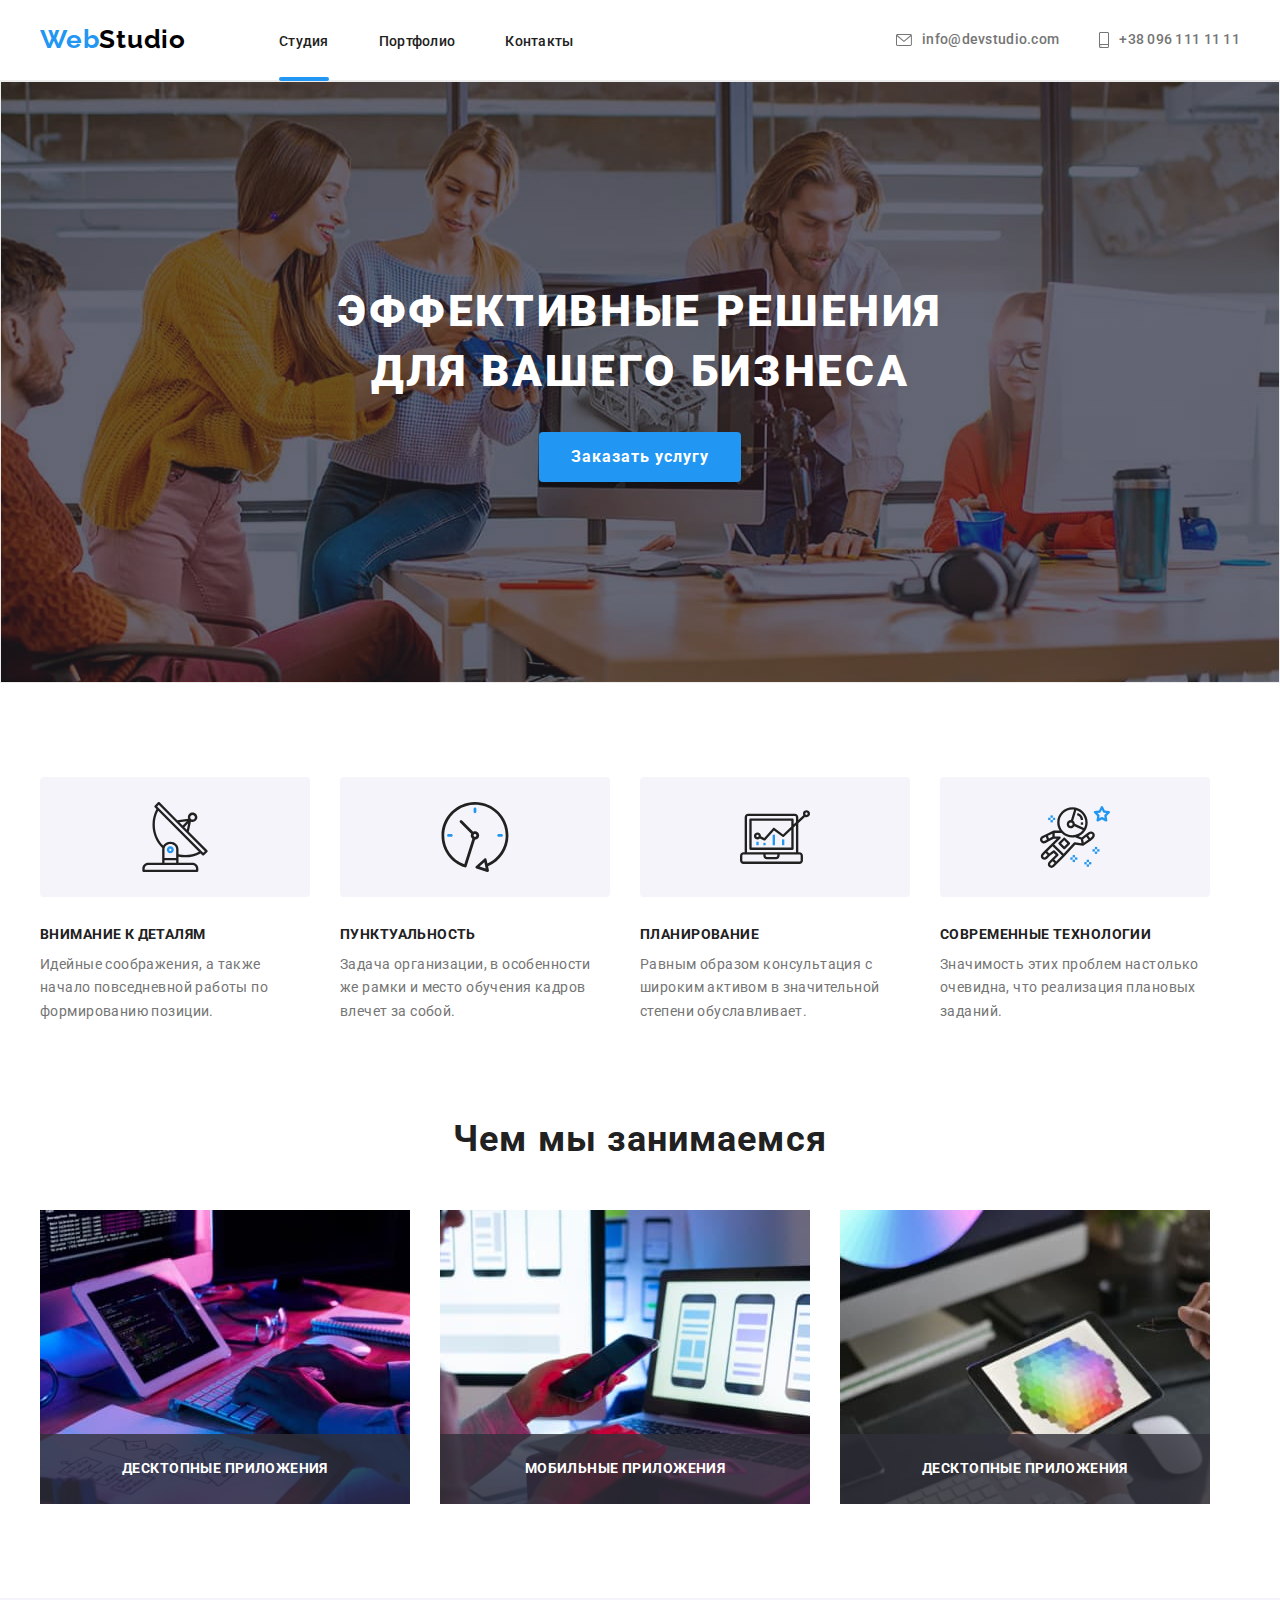
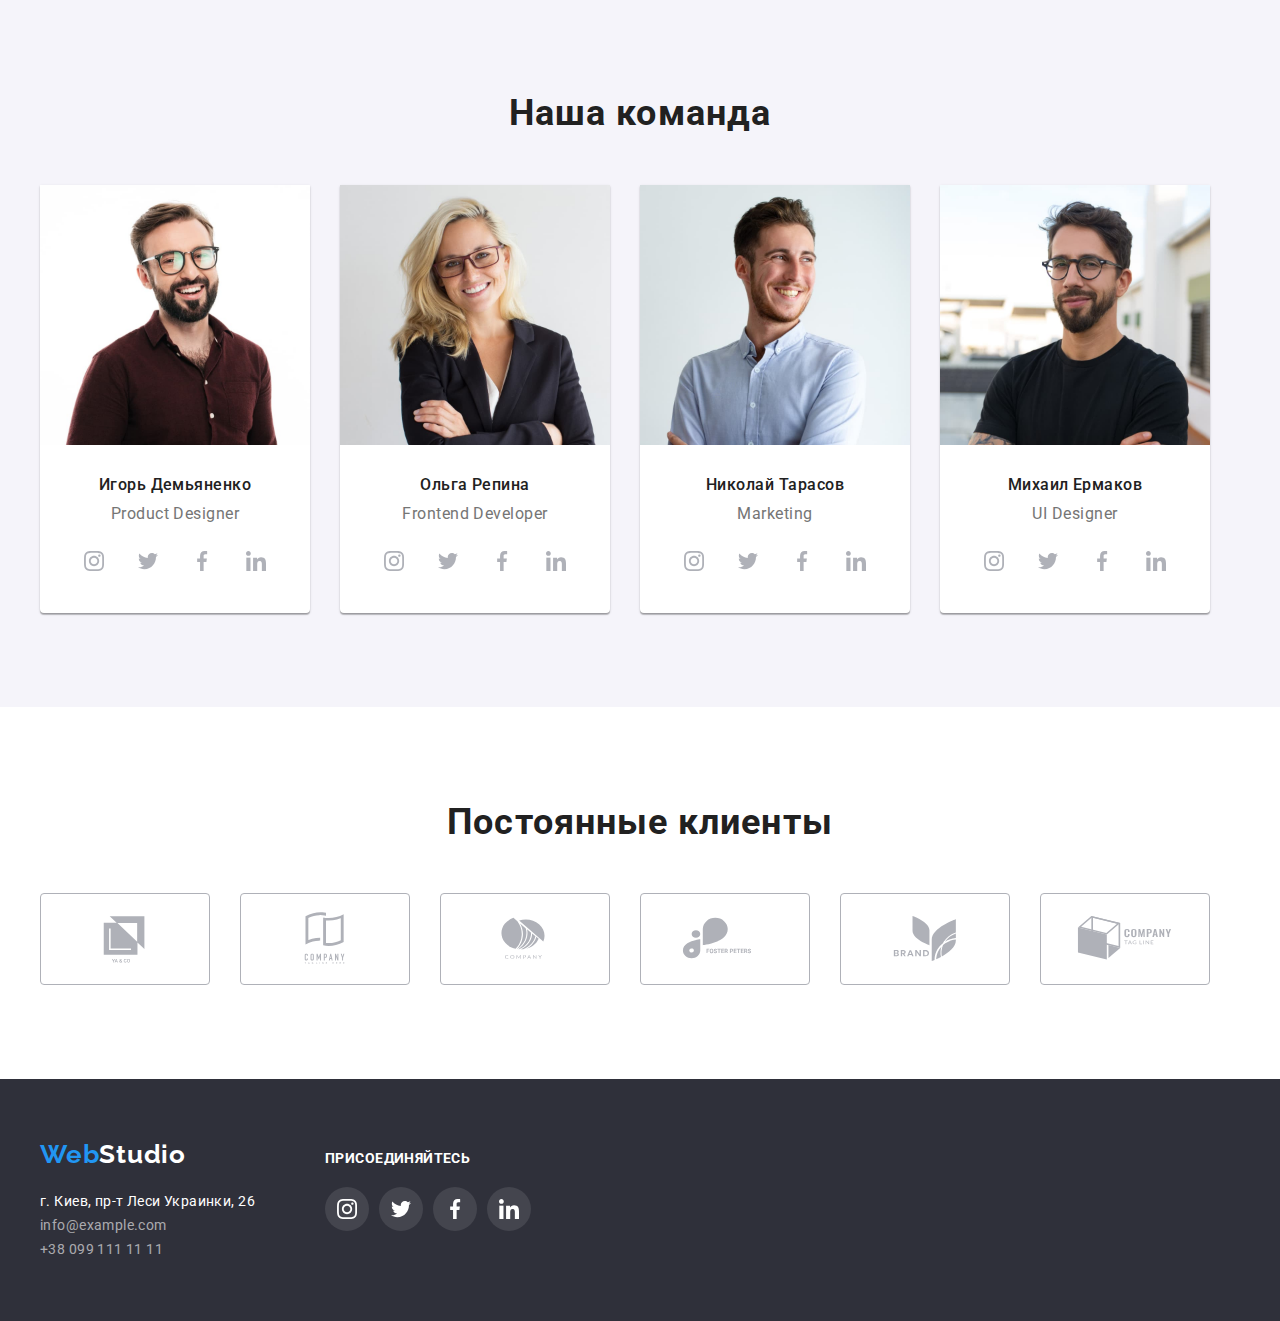
<file: index.html>
<!DOCTYPE html>
<html lang="en">
<head>
    <meta charset="UTF-8">
    <meta http-equiv="X-UA-Compatible" content="IE=edge">
    <meta name="viewport" content="width=device-width, initial-scale=1.0">
    <link rel="stylesheet" href="https://github.com/sindresorhus/modern-normalize/blob/main/modern-normalize.css">
    <link rel="stylesheet" href="./css/styles.css">
    <link rel="preconnect" href="https://fonts.googleapis.com">
    <link rel="preconnect" href="https://fonts.gstatic.com" crossorigin>
    <link href="https://fonts.googleapis.com/css2?family=Roboto:wght@400;500;900&display=swap" rel="stylesheet">
    <link rel="preconnect" href="https://fonts.googleapis.com">
    <link rel="preconnect" href="https://fonts.gstatic.com" crossorigin>
    <link href="https://fonts.googleapis.com/css2?family=Raleway:ital@1&display=swap" rel="stylesheet">
    <title>Document</title>

</head>
<body>
    <header class="header">
        <div class="container header-container">
            <nav class="header-nav">
                    <a class="header-logo-web link" href="./">Web<span class="header-logo-studio">Studio</span> </a>
                    <ul class="header-nav-list list">
                        <li class="header-nav-item"><a href="./index.html" class="header-nav-link link active">Студия</a></li>
                        <li class="header-nav-item"><a href="./portfolio.html" class="header-nav-link link">Портфолио</a></li>
                        <li class="header-nav-item"><a href="" class="header-nav-link link">Контакты</a></li>
                    </ul>
            </nav>
                    <ul class="header-list-contacts list">
                        <li class="heder-item">
                            <a href="info@devstudio.com" class="header-mail link" >
                                <svg class="heder-icon" width="16" height="12">
                                    <use href="./images/icons.svg#icon-envelope">
                                    </use>
                                </svg>
                                info@devstudio.com</a>
                        </li>
                        <li class="heder-item">
                            <a href="tel:+380961111111" class="header-tel link">
                                <svg class="heder-icon" width="10" height="16">
                                    <use href="./images/icons.svg#icon-smartphone">
                                    </use>
                                </svg>
                                +38 096 111 11 11</a>
                        </li>
                    </ul> 
        </div>
    </header>
    <main>
        <section class="hero">
            <div class="container">
                <h1 class="hero-title">Эффективные решения<br> для вашего бизнеса</h1>
                <button type="button" class="hero-btn" data-modal-open>Заказать услугу</button>
            </div>
        </section>
        <section class="strengths">
            <div class="container">
                <h2 class="visually-hidden">Особенности</h2>
                <ul class="strengths-list list">
                    <li class="strengths-item">
                        <div class="strengths-bg">
                            <svg class="strengths-icon" width="70" height="70">
                                <use href="./images/icons.svg#icon-antenna">
                                </use>
                            </svg>
                        </div>
                        <h3 class="strengths-subtitle">Внимание к деталям</h3>
                        <p class="strengths-text">Идейные соображения, а также начало повседневной работы по формированию позиции.</p>
                    </li>

                    <li class="strengths-item">
                        <div class="strengths-bg">
                            <svg class="strengths-icon" width="70" height="70">
                                <use href="./images/icons.svg#icon-clock">
                                </use>
                            </svg>                        
                        </div>
                        <h3 class="strengths-subtitle">Пунктуальность</h3>
                        <p class="strengths-text">Задача организации, в особенности же рамки и место обучения кадров влечет за собой.</p>
                    </li>

                    <li class="strengths-item">
                        <div class="strengths-bg">
                            <svg class="strengths-icon" width="70" height="70">
                                <use href="./images/icons.svg#icon-diagram">
                                </use>
                            </svg>
                        
                        </div>
                        <h3 class="strengths-subtitle">Планирование</h3>
                        <p class="strengths-text">Равным образом консультация с широким активом в значительной степени обуславливает.</p>
                    </li>

                    <li class="strengths-item">
                        <div class="strengths-bg">
                            <svg class="strengths-icon" width="70" height="70">
                                <use href="./images/icons.svg#icon-astronaut">
                                </use>
                            </svg>                        
                        </div>
                        <h3 class="strengths-subtitle">Современные технологии</h3>
                        <p class="strengths-text">Значимость этих проблем настолько очевидна, что реализация плановых заданий.</p>
                    </li>
                </ul>
            </div>
        </section>
        <section class="we-doings">
            <div class="container">
            <h2 class="we-doings-title">Чем мы занимаемся</h2>
            <ul class="we-doings-list list">
                <li class="we-doings-item">
                        <img src="./images/computer.jpg" alt="компьютер" width="370" height="294">
                        <p class="we-doings-text">Десктопные приложения</p>
                </li>
                <li class="we-doings-item">
                    <img src="./images/telephone.jpg" alt="телефон" width="370" height="294">
                    <p class="we-doings-text">Мобильные приложения</p>
                </li>
                <li class="we-doings-item">
                    <img src="./images/tablet.jpg" alt="планшет" width="370" height="294">
                    <p class="we-doings-text">Десктопные приложения</p>
                </li>
            </ul>
            </div>
        </section>
        <section class="team">
            <div class="container">
            <h2 class="team-title">Наша команда</h2>
            <ul class="team-list list">
                <li class="team-item">
                    <img src="./images/man.jpg" alt="мужчина" width="270" height="260">
                    <div class="team-item-content"> 
                    <h3  class="team-name">Игорь Демьяненко</h3>
                    <p class="team-speciality" lang="en">Product Designer</p>
                    <ul class="team-social-list list">
                        <li class="team-social-item ">
                            <a href="" class="team-social-link">
                            <svg class="team-social-icon" width="20" height="20">
                                <use 
                                    href="./images/icons.svg#icon-instagram"> 
                                </use>
                            </svg>
                            </a>
                        </li>

                        <li class="team-social-item list">
                            <a href="" class="team-social-link">
                                <svg class="team-social-icon" width="20" height="20">
                                    <use href="./images/icons.svg#icon-twitter">
                                    </use>
                                </svg>
                            </a>
                        </li>

                        <li class="team-social-item list">
                            <a href="" class="team-social-link">
                                <svg class="team-social-icon" width="20" height="20">
                                    <use href="./images/icons.svg#icon-facebook">
                                    </use>
                                </svg>
                            </a>
                        </li>

                        <li class="team-social-item list">
                            <a href="" class="team-social-link">
                                <svg class="team-social-icon" width="20" height="20">
                                    <use href="./images/icons.svg#icon-linkedin">
                                    </use>
                                </svg>
                            </a>
                        </li>
                    </ul>

                    </div>
                </li>
                <li class="team-item">
                    <img src="./images/young-woman.jpg" alt="девушка" width="270" height="260">
                    <div>
                    <h3 class="team-name">Ольга Репина</h3>
                    <p class="team-speciality" lang="en">Frontend Developer</p>
                    <ul class="team-social-list list">
                        <li class="team-social-item ">
                            <a href="" class="team-social-link">
                            <svg class="team-social-icon" width="20" height="20">
                                <use 
                                    href="./images/icons.svg#icon-instagram"> 
                                </use>
                            </svg>
                            </a>
                        </li>

                        <li class="team-social-item list">
                            <a href="" class="team-social-link">
                                <svg class="team-social-icon" width="20" height="20">
                                    <use href="./images/icons.svg#icon-twitter">
                                    </use>
                                </svg>
                            </a>
                        </li>

                        <li class="team-social-item list">
                            <a href="" class="team-social-link">
                                <svg class="team-social-icon" width="20" height="20">
                                    <use href="./images/icons.svg#icon-facebook">
                                    </use>
                                </svg>
                            </a>
                        </li>

                        <li class="team-social-item list">
                            <a href="" class="team-social-link">
                                <svg class="team-social-icon" width="20" height="20">
                                    <use href="./images/icons.svg#icon-linkedin">
                                    </use>
                                </svg>
                            </a>
                        </li>
                    </ul>
                    </div>
                </li>
                <li class="team-item">
                    <img src="./images/guy.jpg" alt="парень" width="270" height="260">
                    <div>
                    <h3 class="team-name">Николай Тарасов</h3>
                    <p class="team-speciality" lang="en">Marketing</p>
                        <ul class="team-social-list list">
                            <li class="team-social-item ">
                                <a href="" class="team-social-link">
                                    <svg class="team-social-icon" width="20" height="20">
                                        <use href="./images/icons.svg#icon-instagram">
                                        </use>
                                    </svg>
                                </a>
                            </li>

                            <li class="team-social-item list">
                                <a href="" class="team-social-link">
                                    <svg class="team-social-icon" width="20" height="20">
                                        <use href="./images/icons.svg#icon-twitter">
                                        </use>
                                    </svg>
                                </a>
                            </li>

                            <li class="team-social-item list">
                                <a href="" class="team-social-link">
                                    <svg class="team-social-icon" width="20" height="20">
                                        <use href="./images/icons.svg#icon-facebook">
                                        </use>
                                    </svg>
                                </a>
                            </li>

                            <li class="team-social-item list">
                                <a href="" class="team-social-link">
                                    <svg class="team-social-icon" width="20" height="20">
                                        <use href="./images/icons.svg#icon-linkedin">
                                        </use>
                                    </svg>
                                </a>
                            </li>
                        </ul>
                    </div>
                </li>
                <li class="team-item">
                    <img src="./images/man1.jpg" alt="мужчина" width="270" height="260">
                    <div>
                    <h3 class="team-name">Михаил Ермаков</h3>
                    <p class="team-speciality" lang="en">UI Designer</p>
                        <ul class="team-social-list list">
                            <li class="team-social-item ">
                                <a href="" class="team-social-link">
                                    <svg class="team-social-icon" width="20" height="20">
                                        <use href="./images/icons.svg#icon-instagram">
                                        </use>
                                    </svg>
                                </a>
                            </li>

                            <li class="team-social-item list">
                                <a href="" class="team-social-link">
                                    <svg class="team-social-icon" width="20" height="20">
                                        <use href="./images/icons.svg#icon-twitter">
                                        </use>
                                    </svg>
                                </a>
                            </li>

                            <li class="team-social-item list">
                                <a href="" class="team-social-link">
                                    <svg class="team-social-icon" width="20" height="20">
                                        <use href="./images/icons.svg#icon-facebook">
                                        </use>
                                    </svg>
                                </a>
                            </li>

                            <li class="team-social-item list">
                                <a href="" class="team-social-link">
                                    <svg class="team-social-icon" width="20" height="20">
                                        <use href="./images/icons.svg#icon-linkedin">
                                        </use>
                                    </svg>
                                </a>
                            </li>
                        </ul>
                    </div>
                </li>
            </ul>
            </div>
        </section>
        <section class="clients">
            <div class="container">
                <h2 class="clients-title">Постоянные клиенты</h2>
                <ul class="clients-list list">
                    <li class="clients-item">
                        <a class="clients-link" href="">
                            <svg class="clients-icon" width="106" height="60">
                                <use href="./images/icons.svg#icon-yaco">
                                </use>
                            </svg>
                        </a>
                    </li>

                    <li class="clients-item">
                        <a class="clients-link" href="">
                            <svg class="clients-icon" width="106" height="60">
                                <use href="./images/icons.svg#icon-tagline_here">
                                </use>
                            </svg>
                        </a>
                    </li>

                    <li class="clients-item">
                        <a class="clients-link" href="">
                            <svg class="clients-icon" width="106" height="60">
                                <use href="./images/icons.svg#icon-company">
                                </use>
                            </svg>
                        </a>
                    </li>

                    <li class="clients-item">
                        <a class="clients-link" href="">
                            <svg class="clients-icon" width="106" height="60">
                                <use href="./images/icons.svg#icon-foster_peters">
                                </use>
                            </svg>
                        </a>
                    </li>

                    <li class="clients-item">
                        <a class="clients-link" href="">
                            <svg class="clients-icon" width="106" height="60">
                                <use href="./images/icons.svg#icon-brand">
                                </use>
                            </svg>
                        </a>
                    </li>

                    <li class="clients-item">
                        <a class="clients-link" href="">
                        <svg class="clients-icon" width="106" height="60">
                            <use href="./images/icons.svg#icon-tagline">
                            </use>
                        </svg>
                        </a>
                    </li>

                </ul> 
            </div>
        </section>
    </main>
    <footer class="footer">
        <div class="container footer-container ">
            <div class="footer-left">
            <a class="footer-logo-web link" href="./">Web<span class="footer-logo-studio">Studio</span> </a>
            <address class="footer-addres">
                <ul class="footer-list list">
                    <li class="footer-item"><a class="footer-address link" href="https://goo.gl/maps/E9oDSqXpcmCjMAju8">г. Киев, пр-т Леси Украинки, 26</a></li>
                    <li class="footer-item"><a class="footer-mail link" href="info@example.com">info@example.com</a></li>
                    <li class="footer-item"><a class="footer-tel link" href="tel:+380991111111">+38 099 111 11 11</a></li>
                </ul>
            </address>
            </div>
            <div class="footer-right">
                <h3 class="footer-subtitle">ПРИСОЕДИНЯЙТЕСЬ</h3>
                <ul class="footer-social-list list">
                    <li class="footer-social-item ">
                        <a href="" class="footer-social-link">
                            <svg class="footer-social-icon" width="20" height="20">
                                <use href="./images/icons.svg#icon-instagram">
                                </use>
                            </svg>
                        </a>
                    </li>

                    <li class="footer-social-item list">
                        <a href="" class="footer-social-link">
                            <svg class="footer-social-icon" width="20" height="20">
                                <use href="./images/icons.svg#icon-twitter">
                                </use>
                            </svg>
                        </a>
                    </li>

                    <li class="footer-social-item list">
                        <a href="" class="footer-social-link">
                            <svg class="footer-social-icon" width="20" height="20">
                                <use href="./images/icons.svg#icon-facebook">
                                </use>
                            </svg>
                        </a>
                    </li>
                    
                    <li class="footer-social-item list">
                        <a href="" class="footer-social-link">
                            <svg class="footer-social-icon" width="20" height="20">
                                <use href="./images/icons.svg#icon-linkedin">
                                </use>
                            </svg>
                        </a>
                    </li>
                </ul>
            </div>
        </div>
    </footer>
    <div class="backdrop is-hidden" data-modal>
        <div class="modal">
            <button type="button" class="modal-close" data-modal-close>
                <svg class="close-icon" width="18" height="18">
                    <use href="./images/icons.svg#icon-close">
                    </use>
                </svg>
            </button>
        </div>
    </div>
    <script src="./js/modal.js"></script>
</body>
</html>
</file>
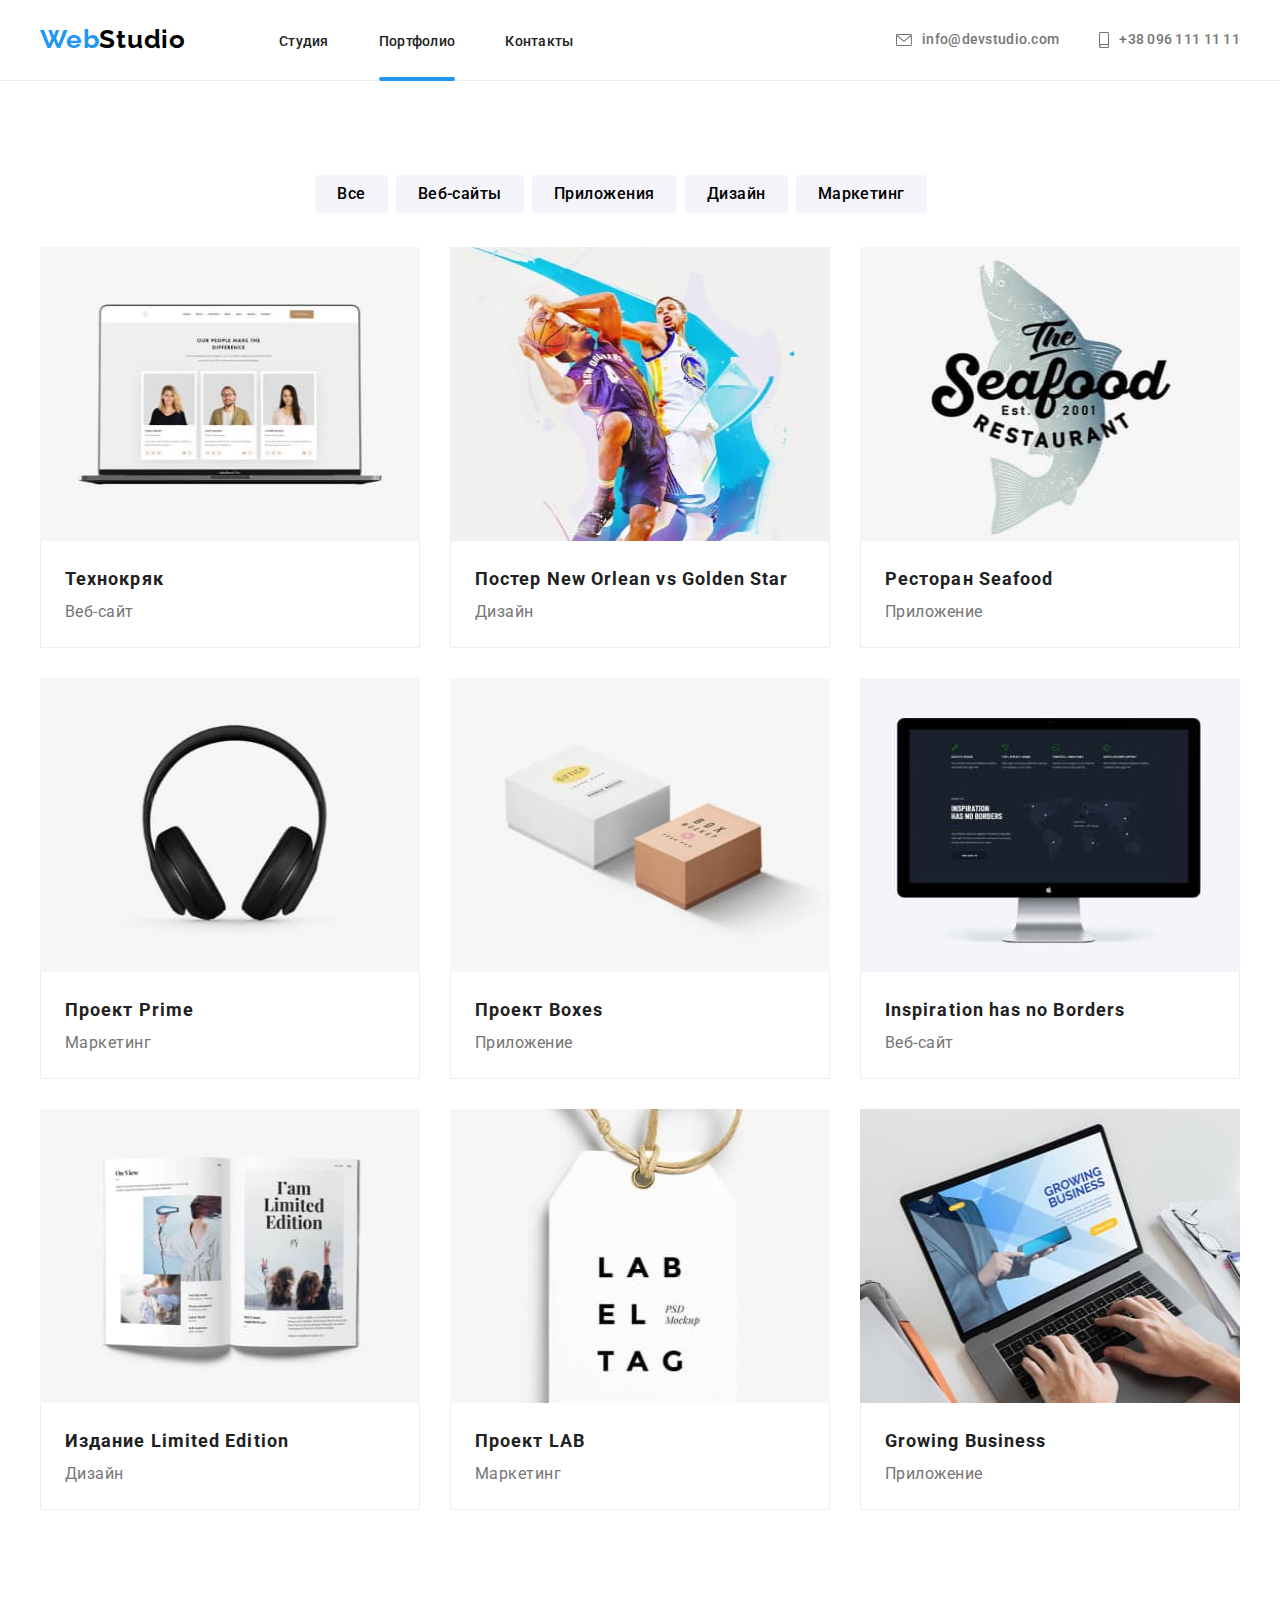
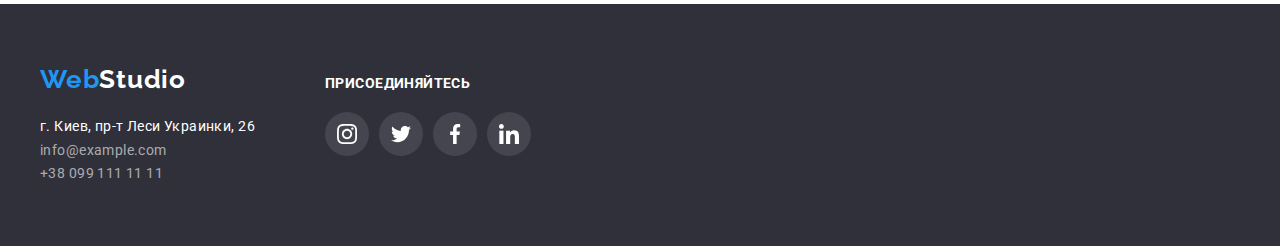
<file: portfolio.html>
<!DOCTYPE html>
<html lang="en">
<head>
    <meta charset="UTF-8">
    <meta http-equiv="X-UA-Compatible" content="IE=edge">
    <meta name="viewport" content="width=device-width, initial-scale=1.0">
    <link rel="stylesheet" href="https://github.com/sindresorhus/modern-normalize/blob/main/modern-normalize.css">
    <link rel="stylesheet" href="./css/styles.css">
    <link rel="preconnect" href="https://fonts.googleapis.com">
    <link rel="preconnect" href="https://fonts.gstatic.com" crossorigin>
    <link href="https://fonts.googleapis.com/css2?family=Roboto:wght@400;500;900&display=swap" rel="stylesheet">
    <link rel="preconnect" href="https://fonts.googleapis.com">
    <link rel="preconnect" href="https://fonts.gstatic.com" crossorigin>
    <link href="https://fonts.googleapis.com/css2?family=Raleway:ital@1&display=swap" rel="stylesheet">
    <title>Document</title>
</head>

<body>
    <header class="header">
        <div class="container header-container">
            <nav class="header-nav">
                <a class="header-logo-web link" href="./">Web<span class="header-logo-studio">Studio</span> </a>
                <ul class="header-nav-list list">
                    <li class="header-nav-item"><a href="./index.html" class="header-nav-link link ">Студия</a></li>
                    <li class="header-nav-item"><a href="./portfolio.html" class="header-nav-link link active">Портфолио</a></li>
                    <li class="header-nav-item"><a href="" class="header-nav-link link">Контакты</a></li>
                </ul>
            </nav>
            <ul class="header-list-contacts list">
                <li class="heder-item">
                    <a href="info@devstudio.com" class="header-mail link">
                        <svg class="heder-icon" width="16" height="12">
                            <use href="./images/icons.svg#icon-envelope">
                            </use>
                        </svg>
                        info@devstudio.com</a>
                </li>
                <li class="heder-item">
                    <a href="tel:+380961111111" class="header-tel link">
                        <svg class="heder-icon" width="10" height="16">
                            <use href="./images/icons.svg#icon-smartphone">
                            </use>
                        </svg>
                        +38 096 111 11 11</a>
                </li>
            </ul
        </div>
    </header>
    <main>
        <section class="portfolio">
            <div class="container">
                <ul class="filter-list list">
                    <li class="filter-item"><button  class="filter-btn" type="button">Все</button></li>
                    <li class="filter-item"><button class="filter-btn" type="button">Веб-сайты</button></li>
                    <li class="filter-item"><button class="filter-btn" type="button">Приложения</button></li>
                    <li class="filter-item"><button class="filter-btn" type="button">Дизайн</button></li>
                    <li class="filter-item"><button class="filter-btn" type="button">Маркетинг</button></li>
                </ul>

                <ul class="portfolio-list list">
                    
                        <li class="portfolio-item">
                            <div class="portfolio-cards">
                                <div class="portfolio-cards-text-wrap">
                                    <img src="./images/notebook.jpg" alt="ноутбук" width="370" height="294">
                                    <p class="portfolio-cards-text">Технокряк это современная площадка распространения коронавируса. Компании используют эту платформу для цифрового
                                    шпионажа и атак на защищённые сервера конкурентов.</p>
                                </div>
                                <div class="portfolio-item-content">
                                    <h3 class="portfolio-subtitle">Технокряк</h3>
                                    <p class="portfolio-text">Веб-сайт</p>
                                </div>
                            </div>
                        </li>  
                    
                    <li class="portfolio-item">
                        <div class="portfolio-cards">
                            <div class="portfolio-cards-text-wrap">
                                <img src="./images/poster.jpg" alt="баскетболисты" width="370" height="294">
                                <p class="portfolio-cards-text">Технокряк это современная площадка распространения коронавируса. Компании
                                    используют эту платформу для цифрового
                                    шпионажа и атак на защищённые сервера конкурентов.</p>
                            </div>
                            <div class="portfolio-item-content">
                                <h3 class="portfolio-subtitle">Постер New Orlean vs Golden Star</h3>
                                <p class="portfolio-text">Дизайн</p>
                            </div>
                        </div>
                    </li>

                    <li class="portfolio-item">
                        <div class="portfolio-cards">
                            <div class="portfolio-cards-text-wrap">
                                <img src="./images/logo.jpg" alt="лого ресторана" width="370" height="294">
                                <p class="portfolio-cards-text">Технокряк это современная площадка распространения коронавируса. Компании
                                    используют эту платформу для цифрового
                                    шпионажа и атак на защищённые сервера конкурентов.</p>
                            </div>
                            <div class="portfolio-item-content">
                                <h3 class="portfolio-subtitle">Ресторан Seafood</h3>
                                <p class="portfolio-text">Приложение</p>
                            </div>
                        </div>
                    </li>

                    <li class="portfolio-item">
                        <div class="portfolio-cards">
                            <div class="portfolio-cards-text-wrap">
                                <img src="./images/headphones.jpg" alt="наушники" width="370" height="294">
                                <p class="portfolio-cards-text">Технокряк это современная площадка распространения коронавируса. Компании
                                    используют эту платформу для цифрового
                                    шпионажа и атак на защищённые сервера конкурентов.</p>
                            </div>
                            <div class="portfolio-item-content">
                                <h3 class="portfolio-subtitle">Проект Prime</h3>
                                <p class="portfolio-text">Маркетинг</p>
                            </div>
                        </div>
                    </li>

                    <li class="portfolio-item">
                        <div class="portfolio-cards">
                            <div class="portfolio-cards-text-wrap">
                                <img src="./images/boxes.jpg" alt="коробки" width="370" height="294">
                                <p class="portfolio-cards-text">Технокряк это современная площадка распространения коронавируса. Компании
                                    используют эту платформу для цифрового
                                    шпионажа и атак на защищённые сервера конкурентов.</p>
                            </div>
                            <div class="portfolio-item-content">
                                <h3 class="portfolio-subtitle">Проект Boxes</h3>
                                <p class="portfolio-text">Приложение</p>
                            </div>
                        </div>
                    </li>
  
                    <li class="portfolio-item">
                        <div class="portfolio-cards">
                            <div class="portfolio-cards-text-wrap">
                                <img src="./images/monitor.jpg" alt="монитор" width="370" height="294">
                                <p class="portfolio-cards-text">Технокряк это современная площадка распространения коронавируса. Компании
                                    используют эту платформу для цифрового
                                    шпионажа и атак на защищённые сервера конкурентов.</p>
                            </div>
                            <div class="portfolio-item-content">
                                <h3 class="portfolio-subtitle">Inspiration has no Borders</h3>
                                <p class="portfolio-text">Веб-сайт</p>
                            </div>
                        </div>
                    </li>

                    <li class="portfolio-item">
                        <div class="portfolio-cards">
                            <div class="portfolio-cards-text-wrap">
                                <img src="./images/magazine.jpg" alt="журнал" width="370" height="294">
                                <p class="portfolio-cards-text">Технокряк это современная площадка распространения коронавируса. Компании
                                    используют эту платформу для цифрового
                                    шпионажа и атак на защищённые сервера конкурентов.</p>
                            </div>
                            <div class="portfolio-item-content">
                                <h3 class="portfolio-subtitle">Издание Limited Edition</h3>
                                <p class="portfolio-text">Дизайн</p>
                            </div>
                        </div>
                    </li>
  
                <li class="portfolio-item">
                    <div class="portfolio-cards">
                        <div class="portfolio-cards-text-wrap">
                            <img src="./images/lable.jpg" alt="лейба" width="370" height="294">
                            <p class="portfolio-cards-text">Технокряк это современная площадка распространения коронавируса. Компании
                                используют эту платформу для цифрового
                                шпионажа и атак на защищённые сервера конкурентов.</p>
                        </div>
                        <div class="portfolio-item-content">
                            <h3 class="portfolio-subtitle">Проект LAB</h3>
                            <p class="portfolio-text">Маркетинг</p>
                        </div>
                    </div>
                </li>
  
                    <li class="portfolio-item">
                        <div class="portfolio-cards">
                            <div class="portfolio-cards-text-wrap">
                                <img src="./images/notebook2.jpg" alt="ноутбук" width="370" height="294">
                                <p class="portfolio-cards-text">Технокряк это современная площадка распространения коронавируса. Компании
                                    используют эту платформу для цифрового
                                    шпионажа и атак на защищённые сервера конкурентов.</p>
                            </div>
                            <div class="portfolio-item-content">
                                <h3 class="portfolio-subtitle">Growing Business</h3>
                                <p class="portfolio-text">Приложение</p>
                            </div>
                        </div>
                    </li>
  
                </ul>
            </div>
        </section>
    </main>
    <footer class="footer">
        <div class="container footer-container ">
            <div class="footer-left">
                <a class="footer-logo-web link" href="./">Web<span class="footer-logo-studio">Studio</span> </a>
                <address class="footer-addres">
                    <ul class="footer-list list">
                        <li class="footer-item"><a class="footer-address link"
                                href="https://goo.gl/maps/E9oDSqXpcmCjMAju8">г. Киев, пр-т Леси Украинки, 26</a></li>
                        <li class="footer-item"><a class="footer-mail link" href="info@example.com">info@example.com</a>
                        </li>
                        <li class="footer-item"><a class="footer-tel link" href="tel:+380991111111">+38 099 111 11 11</a>
                        </li>
                    </ul>
                </address>
            </div>
            <div class="footer-right">
                <h3 class="footer-subtitle">ПРИСОЕДИНЯЙТЕСЬ</h3>
                <ul class="footer-social-list list">
                    <li class="footer-social-item ">
                        <a href="" class="footer-social-link">
                            <svg class="footer-social-icon" width="20" height="20">
                                <use href="./images/icons.svg#icon-instagram">
                                </use>
                            </svg>
                        </a>
                    </li>

                    <li class="footer-social-item list">
                        <a href="" class="footer-social-link">
                            <svg class="footer-social-icon" width="20" height="20">
                                <use href="./images/icons.svg#icon-twitter">
                                </use>
                            </svg>
                        </a>
                    </li>

                    <li class="footer-social-item list">
                        <a href="" class="footer-social-link">
                            <svg class="footer-social-icon" width="20" height="20">
                                <use href="./images/icons.svg#icon-facebook">
                                </use>
                            </svg>
                        </a>
                    </li>
                    
                    <li class="footer-social-item list">
                        <a href="" class="footer-social-link">
                            <svg class="footer-social-icon" width="20" height="20">
                                <use href="./images/icons.svg#icon-linkedin">
                                </use>
                            </svg>
                        </a>
                    </li>
                </ul>
            </div>
        </div>
    </footer>

</body>

</html>
</file>
<file: css/styles.css>
:root {
  --second-title-color: #212121;
  --third-title-color: #212121;
  --text-color: #757575;
  --name-text-color: #212121;
  --speciality-text-color: #757575;
  --accent-color: #2196f3;
}

body {
  font-family: "Roboto", sans-serif;
  background: #ffffff;
  color: #212121;
}

p,
h1,
h2,
h3,
h4,
h5,
h6 {
  margin: 0;
}

ul {
  margin: 0;
  padding: 0;
}

button {
  cursor: pointer;
}

img {
  display: block;
  min-width: 100%;
}

button {
  border: none;
}

body {
  margin: 0 auto;
}

.container {
  width: 1200px;
  padding-left: 15px;
  padding-right: 15px;
  margin: 0 auto;
}

.list {
  list-style: none;
}

.link {
  text-decoration: none;
}

.visually-hidden {
  position: absolute;
  white-space: nowrap;
  width: 1px;
  height: 1px;
  overflow: hidden;
  border: 0;
  padding: 0;
  clip: rect(0 0 0 0);
  clip-path: inset(50%);
  margin: -1px;
}

/*-----------------HEDER----------------*/

.header {
  background: #ffffff;
  border-bottom: 1px solid #ececec;
}

.header-container {
  display: flex;
  align-items: center;
}

.header-nav {
  display: flex;
}

.header-logo-studio {
  margin-right: 93px;
}

.header-nav-list {
  display: flex;
  align-items: center;
}

.header-nav-item {
  margin-right: 50px;
}

.header-nav-list :last-child {
  margin-right: 0;
}

.header-logo-web {
  font-family: Raleway;
  font-weight: bold;
  font-size: 26px;
  line-height: 1.19;
  letter-spacing: 0.03em;
  color: #2196f3;
  padding-top: 24px;
  padding-bottom: 25px;
}

.header-logo-studio {
  font-family: Raleway;
  font-weight: 700;
  font-size: 26px;
  line-height: 1.19;
  letter-spacing: 0.03em;
  color: #000000;
  padding-top: 24px;
  padding-bottom: 25px;
}

.header-nav-link {
  font-weight: 500;
  font-size: 14px;
  line-height: 1, 14;
  letter-spacing: 0.02em;
  color: #212121;
  padding-top: 32px;
  padding-bottom: 32px;
  transition: color 250ms cubic-bezier(0.4, 0, 0.2, 1);
  position: relative;
}

.header-nav-link:hover,
.header-nav-link:focus {
  color: var(--accent-color);
}

.header-nav-link.active::after {
  content: "";
  width: 100%;
  height: 4px;
  background-color: var(--accent-color);
  border-radius: 2px;
  position: absolute;
  left: 0;
  bottom: 0;
}

.header-list-contacts {
  display: flex;
  margin-left: auto;
}

.heder-item:first-child {
  margin-right: 30px;
}

.header-mail {
  font-weight: 500;
  font-size: 14px;
  line-height: 1.14;
  letter-spacing: 0.02em;
  color: #757575;
  padding-top: 32px;
  padding-bottom: 32px;
  margin-left: 10px;
  display: flex;
  align-items: center;
  fill: #757575;
  transition: color 250ms cubic-bezier(0.4, 0, 0.2, 1),
    fill 250ms cubic-bezier(0.4, 0, 0.2, 1);
}

.header-mail:hover,
.header-mail:focus {
  color: var(--accent-color);
  fill: var(--accent-color);
}

.heder-icon {
  padding-right: 10px;
}

.header-tel {
  font-weight: 500;
  font-size: 14px;
  line-height: 1.14;
  letter-spacing: 0.02em;
  color: #757575;
  margin-left: 50px;
  padding-top: 32px;
  padding-bottom: 32px;
  margin-left: 10px;
  display: flex;
  align-items: center;
  fill: #757575;
  transition: color 250ms cubic-bezier(0.4, 0, 0.2, 1),
    fill 250ms cubic-bezier(0.4, 0, 0.2, 1);
}

.header-tel:hover,
.header-tel:focus {
  color: var(--accent-color);
  fill: var(--accent-color);
}

/*------------------HERO-----------------*/

.hero {
  background-color: #2f303a;
  background-image: linear-gradient(
      rgba(47, 48, 58, 0.4),
      rgba(47, 48, 58, 0.4)
    ),
    url(../images/hero-bg.jpg);
  background-repeat: no-repeat;
  background-position: center;
  background-size: 1600px;
  padding-top: 200px;
  padding-bottom: 200px;
  border: 1px solid #ececec;
}

.hero-title {
  font-weight: 900;
  font-size: 44px;
  line-height: 1.36;
  text-align: center;
  letter-spacing: 0.06em;
  text-transform: uppercase;
  color: #ffffff;
}
.hero-btn {
  font-family: inherit;
  font-weight: 700;
  font-size: 16px;
  line-height: 1.87;
  text-align: center;
  letter-spacing: 0.06em;
  color: #ffffff;
  background: #2196f3;
  box-shadow: 0px 4px 4px rgba(0, 0, 0, 0.15);
  border-radius: 4px;
  display: block;
  margin: 0 auto;
  margin-top: 30px;
  padding: 10px 32px;
  transition: background-color 250ms cubic-bezier(0.4, 0, 0.2, 1);
}

.hero-btn:hover,
.hero-btn:focus {
  background-color: #188ce8;
}

/*----------------STRENGTHS--------------*/
.strengths {
  padding-top: 94px;
  padding-bottom: 94px;
}

.strengths-list {
  display: flex;
  width: 251px;
}

.strengths-item {
  margin-right: 30px;
}

.strengths-list :last-child {
  margin-right: 0;
}

.strengths-bg {
  width: 270px;
  height: 120px;
  background: #f5f4fa;
  border-radius: 4px;
  display: flex;
  justify-content: center;
  align-items: center;
  margin-bottom: 30px;
}

.strengths-subtitle {
  font-weight: 700;
  font-size: 14px;
  line-height: 1.14;
  letter-spacing: 0.03em;
  text-transform: uppercase;
  color: var(--third-title-color);
  margin-bottom: 10px;
  margin-top: 30px;
}

.strengths-text {
  font-size: 14px;
  line-height: 1.71;
  letter-spacing: 0.03em;
  color: var(--text-color);
}

/*----------------WE DOINGS--------------*/
.we-doings {
  padding-bottom: 94px;
}

.we-doings-title {
  font-weight: 700;
  font-size: 36px;
  line-height: 1.17;
  text-align: center;
  letter-spacing: 0.03em;
  color: var(--second-title-color);
}

.we-doings-list {
  display: flex;
  margin-top: 50px;
}

.we-doings-item {
  width: 370px;
  height: 294px;
  position: relative;
}

.we-doings-item:not(:last-child) {
  margin-right: 30px;
}

.we-doings-text {
  width: 100%;
  font-weight: 700;
  font-size: 14px;
  line-height: 1.14;
  text-align: center;
  letter-spacing: 0.03em;
  text-transform: uppercase;
  color: #ffffff;
  position: absolute;
  bottom: 0;
  left: 0;
  background: rgba(47, 48, 58, 0.8);
  padding: 27px 0;
}

/*-----------------TEAM------------------*/
.team {
  background: #f5f4fa;
  padding-top: 94px;
  padding-bottom: 94px;
}

.team-title {
  font-weight: 700;
  font-size: 36px;
  line-height: 1.17;
  text-align: center;
  letter-spacing: 0.03em;
  color: var(--second-title-color);
}

.team-list {
  margin-top: 50px;
  display: flex;
  align-items: center;
}

.team-item {
  background: #ffffff;
  box-shadow: 0px 1px 3px rgba(0, 0, 0, 0.12), 0px 1px 1px rgba(0, 0, 0, 0.14),
    0px 2px 1px rgba(0, 0, 0, 0.2);
  border-radius: 0px 0px 4px 4px;
}

.team-item:not(:last-child) {
  margin-right: 30px;
}

.team-name {
  font-weight: 500;
  font-size: 16px;
  text-align: center;
  line-height: 1.19;
  letter-spacing: 0.03em;
  color: var(--name-text-color);
  padding-top: 30px;
  padding-bottom: 10px;
}

.team-speciality {
  font-size: 16px;
  line-height: 1.19;
  text-align: center;
  letter-spacing: 0.03em;
  color: var(--speciality-text-color);
  margin-bottom: 16px;
}

.team-social-list {
  display: flex;
  justify-content: center;
  margin-bottom: 30px;
}

.team-social-item {
  height: 44px;
  width: 44px;
}

.team-social-item + .team-social-item {
  margin-left: 10px;
}

.team-social-link {
  width: 100%;
  height: 100%;
  border-radius: 50%;
  display: flex;
  align-items: center;
  justify-content: center;
  background-color: #ffffff;
  color: #afb1b8;
  transition: background-color 250ms cubic-bezier(0.4, 0, 0.2, 1),
    color 250ms cubic-bezier(0.4, 0, 0.2, 1);
}

.team-social-icon {
  fill: currentColor;
}

.team-social-link:hover,
.team-social-link:focus {
  background-color: var(--accent-color);
  color: #ffffff;
}

/* -------------CLIENTS---------------- */

.clients {
  padding-top: 94px;
  padding-bottom: 94px;
}

.clients-title {
  font-weight: 700;
  font-size: 36px;
  line-height: 1.17;
  text-align: center;
  letter-spacing: 0.03em;
  color: var(--second-title-color);
  margin-bottom: 50px;
}

.clients-list {
  display: flex;
}

.clients-list :last-child {
  margin-right: 0;
}

.clients-item {
  width: 170px;
  height: 92px;
  margin-right: 30px;
}

.clients-link {
  width: 100%;
  height: 100%;
  display: flex;
  align-items: center;
  justify-content: center;
  border: 1px solid #afb1b8;
  box-sizing: border-box;
  border-radius: 4px;
  fill: #afb1b8;
  transition: border-color 250ms cubic-bezier(0.4, 0, 0.2, 1),
    fill 250ms cubic-bezier(0.4, 0, 0.2, 1);
}

.clients-link:hover,
.clients-link:focus {
  border-color: var(--accent-color);
  fill: var(--accent-color);
}

/*---------------PORTFOLIO----------------*/

.portfolio {
  padding-top: 94px;
  padding-bottom: 94px;
}

.filter-list {
  display: flex;
  justify-content: center;
  margin-right: 30px;
  margin-bottom: 34px;
}

.filter-btn {
  font-family: inherit;
  font-weight: 500;
  font-size: 16px;
  line-height: 1.62;
  text-align: center;
  letter-spacing: 0.03em;
  cursor: pointer;
  padding: 6px 22px;
  background: #f5f4fa;
  border-radius: 4px;
  margin-right: 8px;
  transition: background-color 250ms cubic-bezier(0.4, 0, 0.2, 1),
    color 250ms cubic-bezier(0.4, 0, 0.2, 1),
    box-shadow 250ms cubic-bezier(0.4, 0, 0.2, 1);
}

.filter-btn:hover,
.filter-btn:focus {
  background-color: var(--accent-color);
  color: #ffffff;
  box-shadow: 0px 3px 1px rgba(0, 0, 0, 0.1), 0px 1px 2px rgba(0, 0, 0, 0.08),
    0px 2px 2px rgba(0, 0, 0, 0.12);
}

.portfolio-list {
  display: flex;
  flex-wrap: wrap;
  margin-left: -30px;
  margin-bottom: -30px;
}

.portfolio-item {
  flex-basis: calc(100% / 3 - 30px);
  margin-left: 30px;
  margin-bottom: 30px;
  cursor: pointer;
  transition: box-shadow 250ms cubic-bezier(0.4, 0, 0.2, 1);
}

.portfolio-item:hover {
  box-shadow: 0px 1px 1px rgba(0, 0, 0, 0.12), 0px 4px 4px rgba(0, 0, 0, 0.06),
    1px 4px 6px rgba(0, 0, 0, 0.16);
}

.portfolio-item:hover .portfolio-cards-text {
  transform: translateY(0);
}

.portfolio-cards-text-wrap {
  position: relative;
  overflow: hidden;
}

.portfolio-cards-text {
  position: absolute;
  top: 0;
  left: 0;
  font-size: 18px;
  line-height: 1.56;
  letter-spacing: 0.03em;
  color: #ffffff;
  background: rgba(33, 150, 243, 0.9);
  padding: 63px 24px;
  transform: translateY(100%);
  transition: transform 250ms cubic-bezier(0.4, 0, 0.2, 1);
}

.portfolio-item-content {
  padding-top: 20px;
  padding-bottom: 20px;
  padding-left: 24px;
  padding-right: 24px;
  background: #ffffff;
  border: 1px solid #eeeeee;
  box-sizing: border-box;
  border-top: none;
}

.portfolio-subtitle {
  font-weight: 700;
  font-size: 18px;
  line-height: 2;
  letter-spacing: 0.06em;
  color: #212121;
}

.portfolio-text {
  font-size: 16px;
  line-height: 1.87;
  letter-spacing: 0.03em;
  color: #757575;
}

/*---------------FOOTER----------------*/

.footer {
  background: #2f303a;
  padding-top: 60px;
  padding-bottom: 60px;
}

.footer-container {
  display: flex;
  flex-direction: row;
}

.footer-logo-web {
  font-family: Raleway;
  font-weight: bold;
  font-size: 26px;
  line-height: 1.19;
  letter-spacing: 0.03em;
  color: #2196f3;
}

.footer-logo-studio {
  font-family: Raleway;
  font-weight: 700;
  font-size: 26px;
  line-height: 1.19;
  letter-spacing: 0.03em;
  color: #ffffff;
}

.footer-address {
  font-style: normal;
  font-size: 14px;
  line-height: 1.71;
  letter-spacing: 0.03em;
  color: #ffffff;
  transition: color 250ms cubic-bezier(0.4, 0, 0.2, 1);
}

.footer-address:hover,
.footer-address:focus {
  color: var(--accent-color);
}

.footer-list {
  margin-top: 20px;
}

.footer-mail {
  font-style: normal;
  font-size: 14px;
  line-height: 1.71;
  letter-spacing: 0.03em;
  color: rgba(255, 255, 255, 0.6);
  transition: color 250ms cubic-bezier(0.4, 0, 0.2, 1);
}

.footer-mail:hover,
.footer-mail:focus {
  color: var(--accent-color);
}

.footer-tel {
  font-style: normal;
  font-size: 14px;
  line-height: 1.71;
  letter-spacing: 0.03em;
  color: rgba(255, 255, 255, 0.6);
  transition: color 250ms cubic-bezier(0.4, 0, 0.2, 1);
}

.footer-tel:hover,
.footer-tel:focus {
  color: var(--accent-color);
}

.footer-subtitle {
  font-weight: 700;
  font-size: 14px;
  line-height: 1.14;
  letter-spacing: 0.03em;
  color: #ffffff;
  margin-bottom: 20px;
}

.footer-right {
  margin-left: 70px;
  padding-top: 12px;
}

.footer-social-list {
  display: flex;
  flex-direction: row;
}

.footer-social-list {
  display: flex;
  justify-content: center;
  margin-bottom: 30px;
}

.footer-social-item {
  height: 44px;
  width: 44px;
}

.footer-social-item + .footer-social-item {
  margin-left: 10px;
}

.footer-social-link {
  width: 100%;
  height: 100%;
  border-radius: 50%;
  display: flex;
  align-items: center;
  justify-content: center;
  background: rgba(255, 255, 255, 0.1);
  color: #ffffff;
  transition: background-color 250ms cubic-bezier(0.4, 0, 0.2, 1),
    color 250ms cubic-bezier(0.4, 0, 0.2, 1);
}

.footer-social-icon {
  fill: currentColor;
}

.footer-social-link:hover,
.footer-social-link:focus {
  background-color: var(--accent-color);
  color: #ffffff;
}

/* ------------MODAL------------- */

.backdrop {
  width: 100vw;
  height: 100vh;
  background: rgba(0, 0, 0, 0.2);
  position: fixed;
  top: 0;
  left: 0;
  transition: opacity 400ms, visibility 350ms;
}

.backdrop.is-hidden .modal {
  transform: scale(0.1) rotate(270deg);
  transition: transform 350ms;
}

.modal {
  width: 528px;
  height: 581px;
  background: #ffffff;
  box-shadow: 0px 1px 3px rgba(0, 0, 0, 0.12), 0px 1px 1px rgba(0, 0, 0, 0.14),
    0px 2px 1px rgba(0, 0, 0, 0.2);
  border-radius: 4px;
  position: absolute;
  top: 50%;
  left: 50%;
  transform: scale(1) rotate(0) translate(-50%, -50%);
  transition: transform 50ms;
}

.modal-close {
  position: absolute;
  top: 14px;
  right: 14px;
  width: 30px;
  height: 30px;
  background: #ffffff;
  border: 1px solid rgba(0, 0, 0, 0.1);
  box-sizing: border-box;
  border-radius: 50%;
  display: flex;
  align-items: center;
  justify-content: center;
}

.is-hidden {
  visibility: hidden;
  opacity: 0;
  pointer-events: none;
}
</file>
